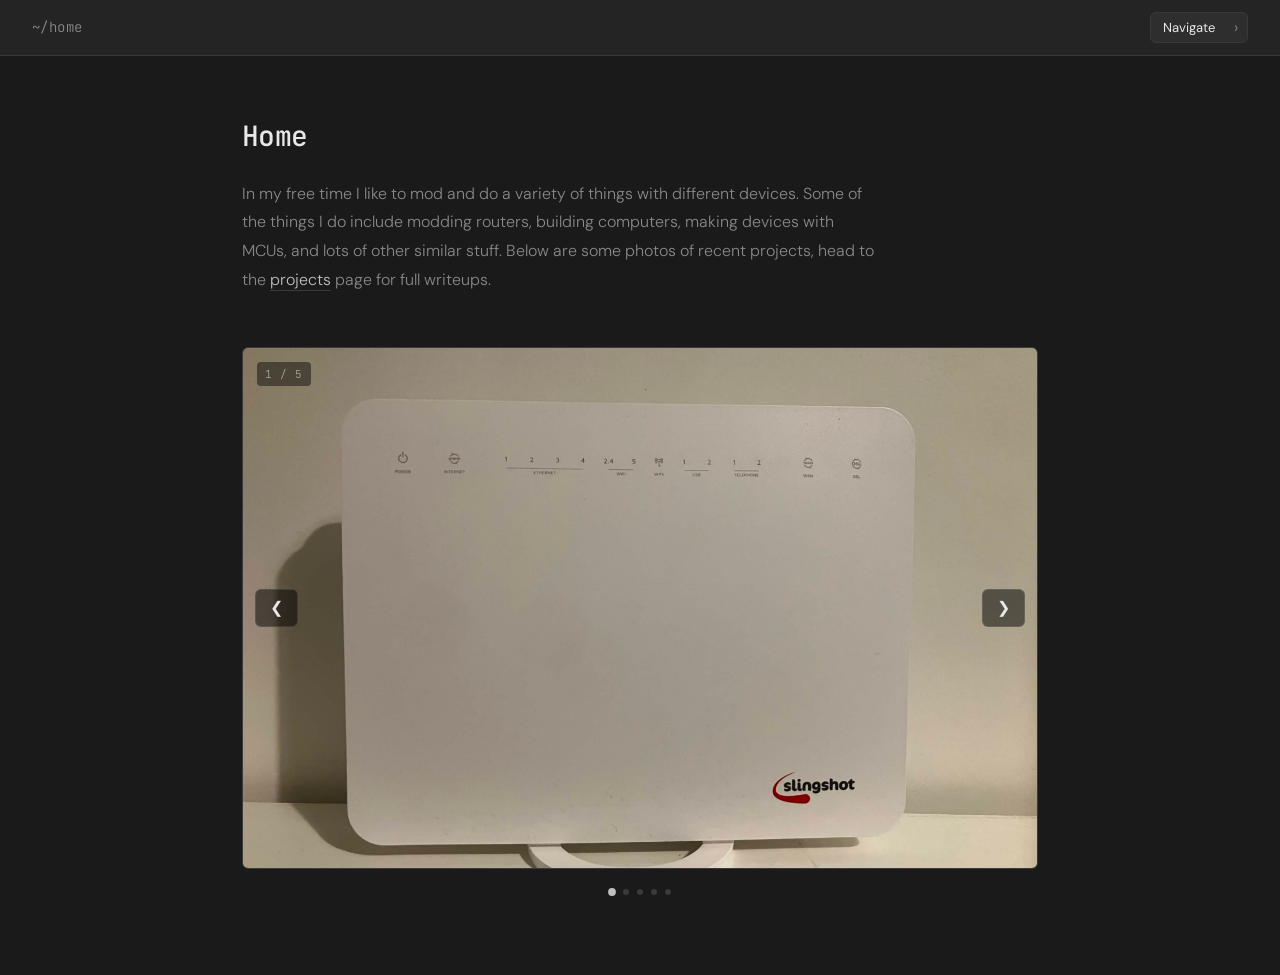
<file: index.html>
<!DOCTYPE html>
<html lang="en">
<head>
  <meta charset="UTF-8">
  <meta name="viewport" content="width=device-width, initial-scale=1.0">
  <title>Home</title>
  <link rel="preconnect" href="https://fonts.googleapis.com">
  <link rel="preconnect" href="https://fonts.gstatic.com" crossorigin>
  <link href="https://fonts.googleapis.com/css2?family=JetBrains+Mono:wght@400;500&family=DM+Sans:wght@300;400;500&display=swap" rel="stylesheet">
  <link rel="stylesheet" href="main.css">
</head>
<body>

  <nav class="topnav">
    <span class="site-title">~/home</span>
    <div class="nav-select-wrapper">
      <select id="select-drop" onchange="window.location.href=this.value;">
        <option value="">Navigate</option>
        <option value="index.html">Home</option>
        <option value="projects.html">Projects</option>
        <option value="setup.html">Setup</option>
      </select>
      <span class="select-arrow">&#8250;</span>
    </div>
  </nav>

  <main class="page-content">

    <header class="hero">
      <h1>Home</h1>
      <p class="intro">
        In my free time I like to mod and do a variety of things with different devices.
        Some of the things I do include modding routers, building computers,
        making devices with MCUs, and lots of other similar stuff. Below are some
        photos of recent projects, head to the <a href="projects.html">projects</a> page
        for full writeups.
      </p>
    </header>

    <section class="slideshow-section">
      <div class="slideshow-container">

        <div class="mySlides fade">
          <div class="numbertext">1 / 5</div>
          <img src="IMG_0018.jpg" alt="The front of the NF18MESH router with shell">
        </div>
        <div class="mySlides fade">
          <div class="numbertext">2 / 5</div>
          <img src="IMG_0020.jpg" alt="The front of the NF18MESH router without shell">
        </div>
        <div class="mySlides fade">
          <div class="numbertext">3 / 5</div>
          <img src="IMG_0021.jpg" alt="The back of the NF18MESH router without shell">
        </div>
        <div class="mySlides fade">
          <div class="numbertext">4 / 5</div>
          <img src="IMG_0022.jpg" alt="Close up photo of ESP32 micro controller unit">
        </div>
        <div class="mySlides fade">
          <div class="numbertext">5 / 5</div>
          <img src="IMG_0023.jpg" alt="The side of the NF18MESH router with shell">
        </div>

        <button class="prev" onclick="plusSlides(-1)">&#10094;</button>
        <button class="next" onclick="plusSlides(1)">&#10095;</button>
      </div>

      <div class="dots-row">
        <span class="dot" onclick="currentSlide(1)"></span>
        <span class="dot" onclick="currentSlide(2)"></span>
        <span class="dot" onclick="currentSlide(3)"></span>
        <span class="dot" onclick="currentSlide(4)"></span>
        <span class="dot" onclick="currentSlide(5)"></span>
      </div>
    </section>
  </main>

  <script src="script.js"></script>
</body>
</html>
</file>
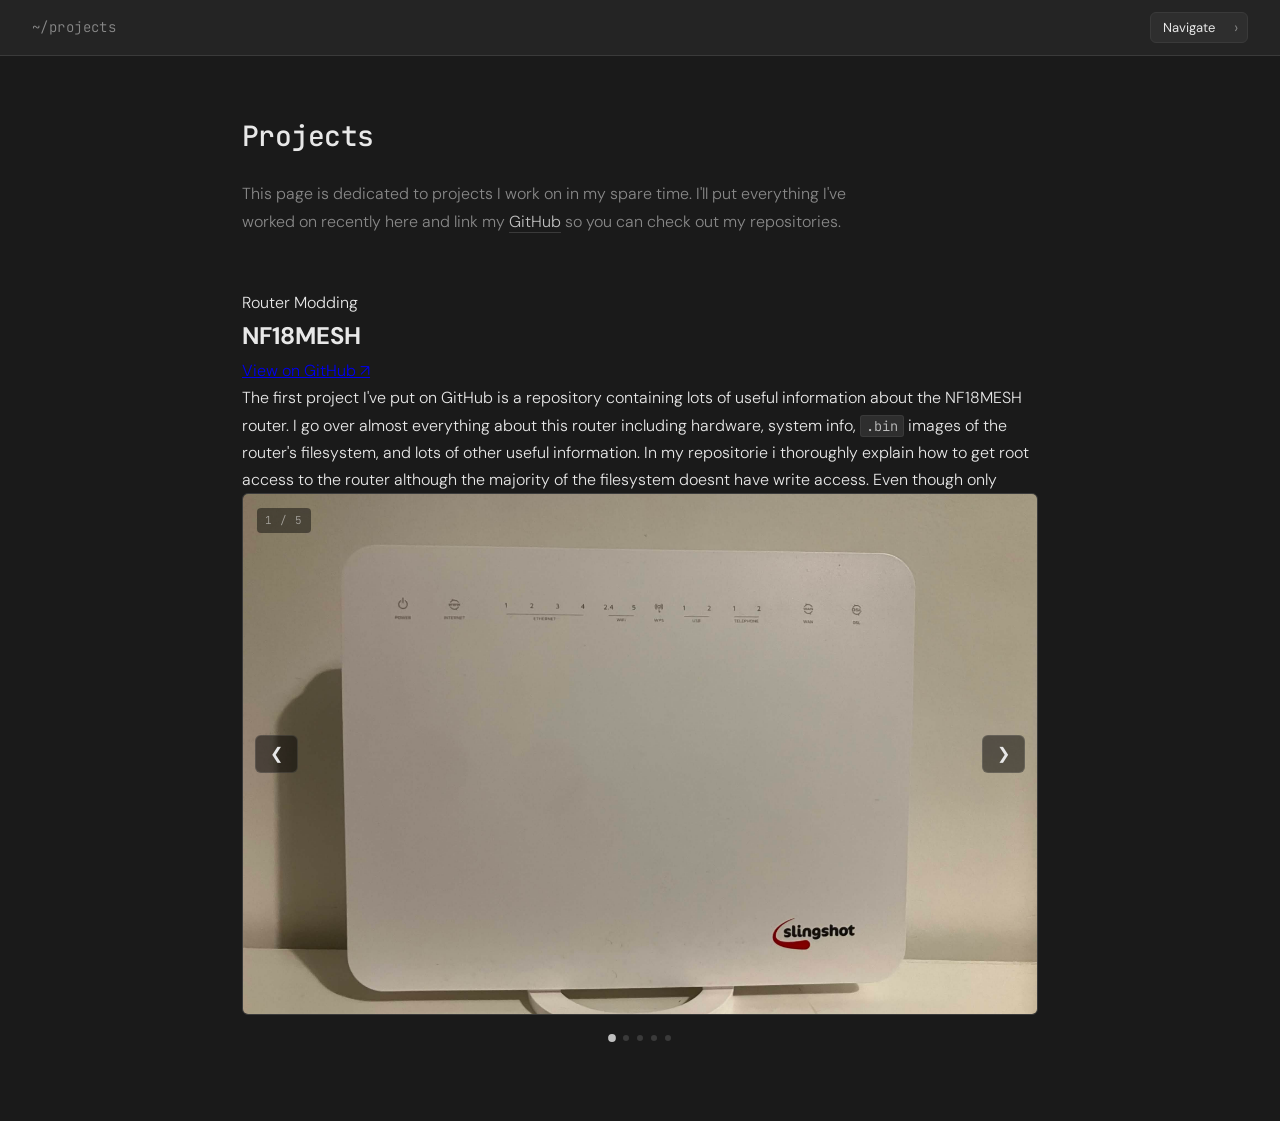
<file: projects.html>
<!DOCTYPE html>
<html lang="en">
<head>
  <meta charset="UTF-8">
  <meta name="viewport" content="width=device-width, initial-scale=1.0">
  <title>Projects</title>
  <link rel="preconnect" href="https://fonts.googleapis.com">
  <link rel="preconnect" href="https://fonts.gstatic.com" crossorigin>
  <link href="https://fonts.googleapis.com/css2?family=JetBrains+Mono:wght@400;500&family=DM+Sans:wght@300;400;500&display=swap" rel="stylesheet">
  <link rel="stylesheet" href="main.css">
</head>
<body>

  <nav class="topnav">
    <span class="site-title">~/projects</span>
    <div class="nav-select-wrapper">
      <select id="select-drop" onchange="window.location.href=this.value;">
        <option value="">Navigate</option>
        <option value="index.html">Home</option>
        <option value="projects.html">Projects</option>
        <option value="setup.html">Setup</option>
      </select>
      <span class="select-arrow">&#8250;</span>
    </div>
  </nav>

  <main class="page-content">

    <header class="hero">
      <h1>Projects</h1>
      <p class="intro">
        This page is dedicated to projects I work on in my spare time.
        I'll put everything I've worked on recently here and link my
        <a href="https://github.com/terneis-git/" target="_blank">GitHub</a> so you
        can check out my repositories.
      </p>
    </header>

    <article class="project-card">
      <div class="project-header">
        <div>
          <span class="project-tag">Router Modding</span>
          <h2 class="project-title">NF18MESH</h2>
        </div>
        <a class="project-link" href="https://github.com/terneis-git/" target="_blank">
          View on GitHub &#8599;
        </a>
      </div>
      <p class="project-desc">
        The first project I've put on GitHub is a repository containing lots of useful
        information about the NF18MESH router. I go over almost everything about this
        router including hardware, system info, <code>.bin</code> images of the router's
        filesystem, and lots of other useful information. In my repositorie i thoroughly 
        explain how to get root access to the router although the majority of the filesystem 
        doesnt have write access. Even though only   
      </p>

      <div class="slideshow-section">
        <div class="slideshow-container">
          <div class="mySlides fade">
            <div class="numbertext">1 / 5</div>
            <img src="IMG_0018.jpg" alt="The front of the NF18MESH router with shell">
          </div>
          <div class="mySlides fade">
            <div class="numbertext">2 / 5</div>
            <img src="IMG_0020.jpg" alt="The front of the NF18MESH router without shell">
          </div>
          <div class="mySlides fade">
            <div class="numbertext">3 / 5</div>
            <img src="IMG_0021.jpg" alt="The back of the NF18MESH router without shell">
          </div>
          <div class="mySlides fade">
            <div class="numbertext">4 / 5</div>
            <img src="IMG_0022.jpg" alt="Close up photo of ESP32 micro controller unit">
          </div>
          <div class="mySlides fade">
            <div class="numbertext">5 / 5</div>
            <img src="IMG_0023.jpg" alt="The side of the NF18MESH router with shell">
          </div>
          <button class="prev" onclick="plusSlides(-1)">&#10094;</button>
          <button class="next" onclick="plusSlides(1)">&#10095;</button>
        </div>
        <div class="dots-row">
          <span class="dot" onclick="currentSlide(1)"></span>
          <span class="dot" onclick="currentSlide(2)"></span>
          <span class="dot" onclick="currentSlide(3)"></span>
          <span class="dot" onclick="currentSlide(4)"></span>
          <span class="dot" onclick="currentSlide(5)"></span>
        </div>
      </div>
    </article>



  </main>

  <script src="script.js"></script>
</body>
</html>
</file>
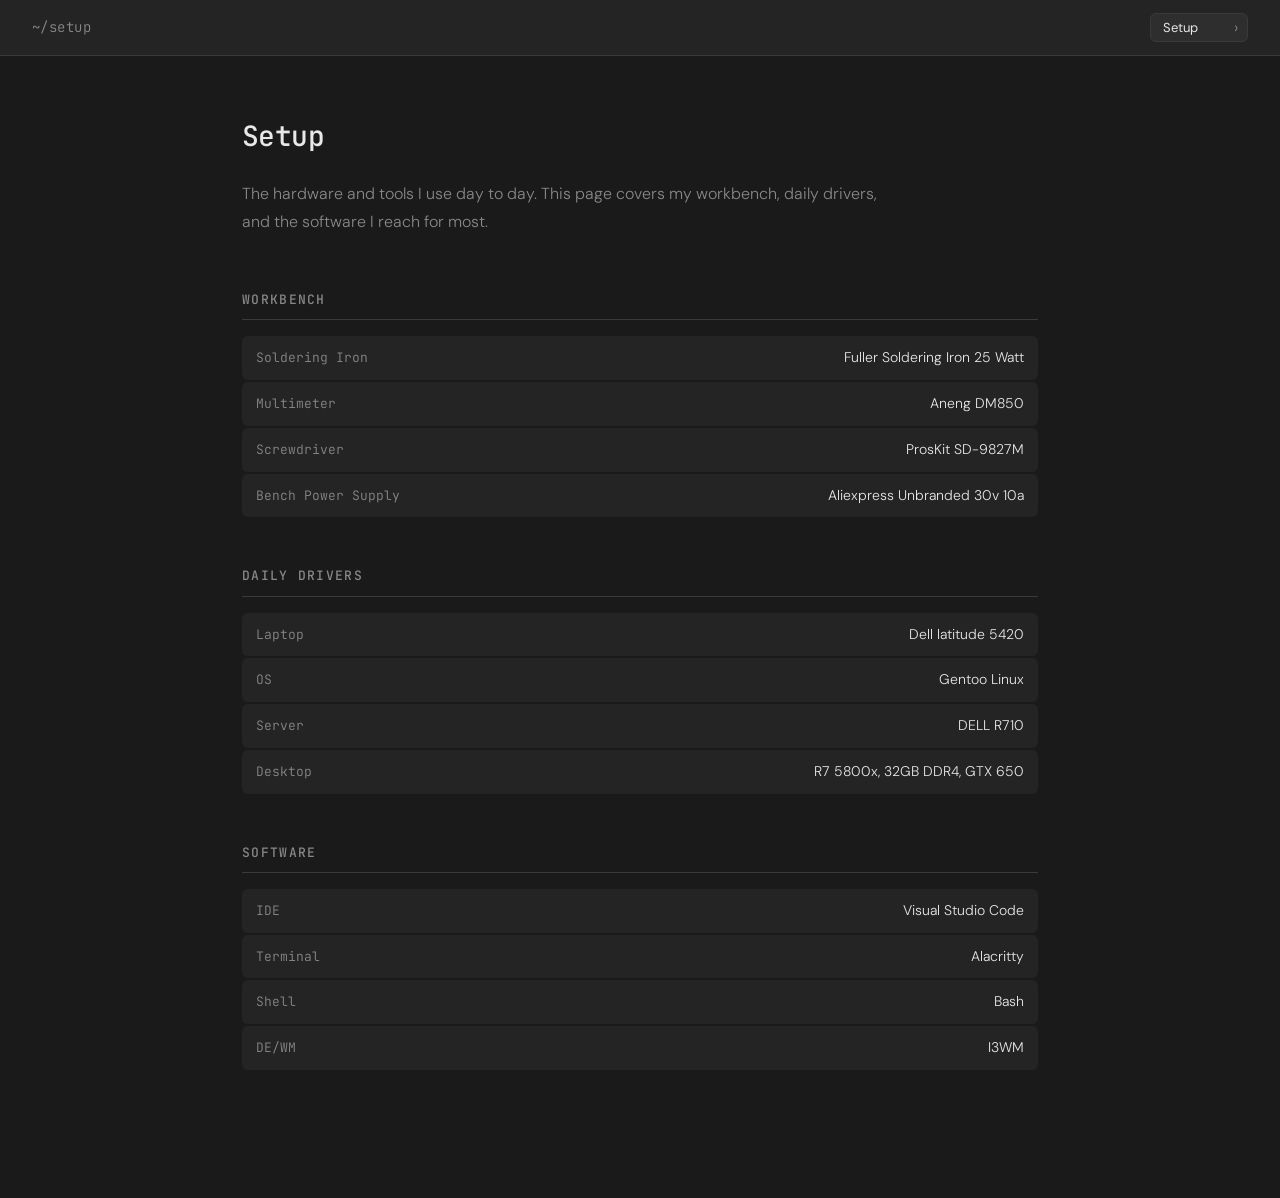
<file: setup.html>
<!DOCTYPE html>
<html lang="en">
<head>
<meta charset="UTF-8">
<meta name="viewport" content="width=device-width, initial-scale=1.0">
<title>Setup</title>
<link rel="preconnect" href="https://fonts.googleapis.com">
<link rel="preconnect" href="https://fonts.gstatic.com" crossorigin>
<link href="https://fonts.googleapis.com/css2?family=JetBrains+Mono:wght@400;500&family=DM+Sans:wght@300;400;500&display=swap" rel="stylesheet">
<link rel="stylesheet" href="main.css">
</head>
<body>
<nav class="topnav">
<span class="site-title">~/setup</span>
<div class="nav-select-wrapper">
<select id="select-drop" onchange="window.location.href=this.value;">
<option value="">Navigate</option>
<option value="index.html">Home</option>
<option value="projects.html">Projects</option>
<option value="setup.html" selected>Setup</option>
</select>
<span class="select-arrow">&#8250;</span>
</div>
</nav>
<main class="page-content">
<header class="hero">
<h1>Setup</h1>
<p class="intro">
    The hardware and tools I use day to day. This page covers my workbench,
    daily drivers, and the software I reach for most.
</p>
</header>

<section class="setup-section">
  <h2 class="setup-heading">Workbench</h2>
  <div class="setup-grid">
    <div class="setup-item">
      <span class="setup-label">Soldering Iron</span> 
      <span class="setup-value">Fuller Soldering Iron 25 Watt</span>
    </div>
    <div class="setup-item">
      <span class="setup-label">Multimeter</span>
      <span class="setup-value">Aneng DM850</span>
    </div>
    <div class="setup-item">
      <span class="setup-label">Screwdriver</span>
      <span class="setup-value">ProsKit SD-9827M</span>
    </div>
    <div class="setup-item">
      <span class="setup-label">Bench Power Supply</span>
      <span class="setup-value">Aliexpress Unbranded 30v 10a</span>
    </div>
  </div>
</section>

<section class="setup-section">
  <h2 class="setup-heading">Daily Drivers</h2>
  <div class="setup-grid">
    <div class="setup-item">
      <span class="setup-label">Laptop</span>
      <span class="setup-value">Dell latitude 5420</span>
    </div>
    <div class="setup-item">
      <span class="setup-label">OS</span>
      <span class="setup-value">Gentoo Linux</span>
    </div>
    <div class="setup-item">
      <span class="setup-label">Server</span>
      <span class="setup-value">DELL R710</span>
    </div>
    <div class="setup-item">
      <span class="setup-label">Desktop</span>
      <span class="setup-value">R7 5800x, 32GB DDR4, GTX 650</span>
    </div>
  </div>
</section>

<section class="setup-section">
  <h2 class="setup-heading">Software</h2>
  <div class="setup-grid">
    <div class="setup-item">
      <span class="setup-label">IDE</span>
      <span class="setup-value">Visual Studio Code</span>
    </div>
    <div class="setup-item">
      <span class="setup-label">Terminal</span>
      <span class="setup-value">Alacritty</span>
    </div>
    <div class="setup-item">
      <span class="setup-label">Shell</span>
      <span class="setup-value">Bash</span>
    </div>
    <div class="setup-item">
      <span class="setup-label">DE/WM</span>
      <span class="setup-value">I3WM</span>
    </div>
  </div>
</section>

</main>
</body>
</html>
</file>
<file: main.css>
*, *::before, *::after {
  box-sizing: border-box;
  margin: 0;
  padding: 0;
}

:root {
  --bg:        #1a1a1a;
  --surface:   #242424;
  --surface2:  #2e2e2e;
  --border:    #3a3a3a;
  --text:      #e8e8e8;
  --muted:     #888;
  --accent:    #c0c0c0;
  --radius:    6px;
}

code {
  font-family: 'JetBrains Mono', monospace;
  font-size: 0.85em;
  background: var(--surface2);
  border: 1px solid var(--border);
  padding: 1px 5px;
  border-radius: 3px;
  color: var(--accent);
}

body {
  background-color: var(--bg);
  color: var(--text);
  font-family: 'DM Sans', sans-serif;
  font-weight: 300;
  line-height: 1.7;
  min-height: 100vh;
}

.topnav {
  display: flex;
  align-items: center;
  justify-content: space-between;
  padding: 0 32px;
  height: 56px;
  background: var(--surface);
  border-bottom: 1px solid var(--border);
  position: sticky;
  top: 0;
  z-index: 100;
}

.site-title {
  font-family: 'JetBrains Mono', monospace;
  font-size: 14px;
  color: var(--muted);
  letter-spacing: 0.03em;
}

.nav-select-wrapper {
  position: relative;
  display: flex;
  align-items: center;
}

#select-drop {
  appearance: none;
  background: var(--surface2);
  color: var(--text);
  border: 1px solid var(--border);
  border-radius: var(--radius);
  padding: 6px 32px 6px 12px;
  font-family: 'DM Sans', sans-serif;
  font-size: 13px;
  font-weight: 400;
  cursor: pointer;
  outline: none;
  transition: border-color 0.2s;
}

#select-drop:hover,
#select-drop:focus {
  border-color: var(--accent);
}

.select-arrow {
  position: absolute;
  right: 10px;
  color: var(--muted);
  font-size: 16px;
  pointer-events: none;
  line-height: 1;
}

.page-content {
  max-width: 860px;
  margin: 0 auto;
  padding: 56px 32px 80px;
}

.hero {
  margin-bottom: 52px;
}

h1 {
  font-family: 'JetBrains Mono', monospace;
  font-size: 28px;
  font-weight: 500;
  color: var(--text);
  margin-bottom: 20px;
  letter-spacing: -0.02em;
}

.intro {
  font-size: 16px;
  line-height: 1.8;
  color: var(--muted);
  max-width: 640px;
}

.intro a {
  color: var(--accent);
  text-decoration: none;
  border-bottom: 1px solid var(--border);
  transition: border-color 0.2s, color 0.2s;
}

.intro a:hover {
  color: var(--text);
  border-color: var(--accent);
}

.slideshow-section {
  display: flex;
  flex-direction: column;
  gap: 20px;
}

.slideshow-container {
  position: relative;
  border-radius: var(--radius);
  overflow: hidden;
  background: var(--surface);
  border: 1px solid var(--border);
}

.mySlides {
  display: none;
}

.mySlides img {
  width: 100%;
  display: block;
  max-height: 520px;
  object-fit: cover;
}

.numbertext {
  position: absolute;
  top: 14px;
  left: 14px;
  font-family: 'JetBrains Mono', monospace;
  font-size: 11px;
  color: rgba(255,255,255,0.5);
  background: rgba(0,0,0,0.45);
  padding: 3px 8px;
  border-radius: 4px;
  letter-spacing: 0.05em;
}

.prev, .next {
  position: absolute;
  top: 50%;
  transform: translateY(-50%);
  background: rgba(0,0,0,0.5);
  border: 1px solid rgba(255,255,255,0.1);
  color: var(--text);
  padding: 10px 14px;
  font-size: 16px;
  cursor: pointer;
  border-radius: var(--radius);
  transition: background 0.2s;
  line-height: 1;
}

.prev { left: 12px; }
.next { right: 12px; }

.prev:hover, .next:hover {
  background: rgba(0,0,0,0.8);
}

.dots-row {
  display: flex;
  justify-content: center;
  gap: 8px;
}

.dot {
  width: 6px;
  height: 6px;
  border-radius: 50%;
  background: var(--border);
  cursor: pointer;
  transition: background 0.3s, transform 0.2s;
}

.dot:hover {
  background: var(--muted);
}

.dot.active {
  background: var(--accent);
  transform: scale(1.3);
}

.fade {
  animation: fade 0.6s ease;
}

@keyframes fade {
  from { opacity: 0; }
  to   { opacity: 1; }
}

img {
  max-width: 100%;
  display: block;
}

@media (max-width: 600px) {
  .page-content {
    padding: 36px 20px 60px;
  }
  .topnav {
    padding: 0 20px;
  }
  h1 {
    font-size: 22px;
  }
}

.setup-section {
  margin-bottom: 48px;
}

.setup-heading {
  font-family: 'JetBrains Mono', monospace;
  font-size: 13px;
  font-weight: 500;
  color: var(--muted);
  text-transform: uppercase;
  letter-spacing: 0.1em;
  margin-bottom: 16px;
  padding-bottom: 8px;
  border-bottom: 1px solid var(--border);
}

.setup-grid {
  display: flex;
  flex-direction: column;
  gap: 2px;
}

.setup-item {
  display: flex;
  justify-content: space-between;
  align-items: baseline;
  padding: 10px 14px;
  background: var(--surface);
  border-radius: var(--radius);
  transition: background 0.2s;
}

.setup-item:hover {
  background: var(--surface2);
}

.setup-label {
  font-family: 'JetBrains Mono', monospace;
  font-size: 13px;
  color: var(--muted);
}

.setup-value {
  font-size: 14px;
  color: var(--text);
}
</file>
